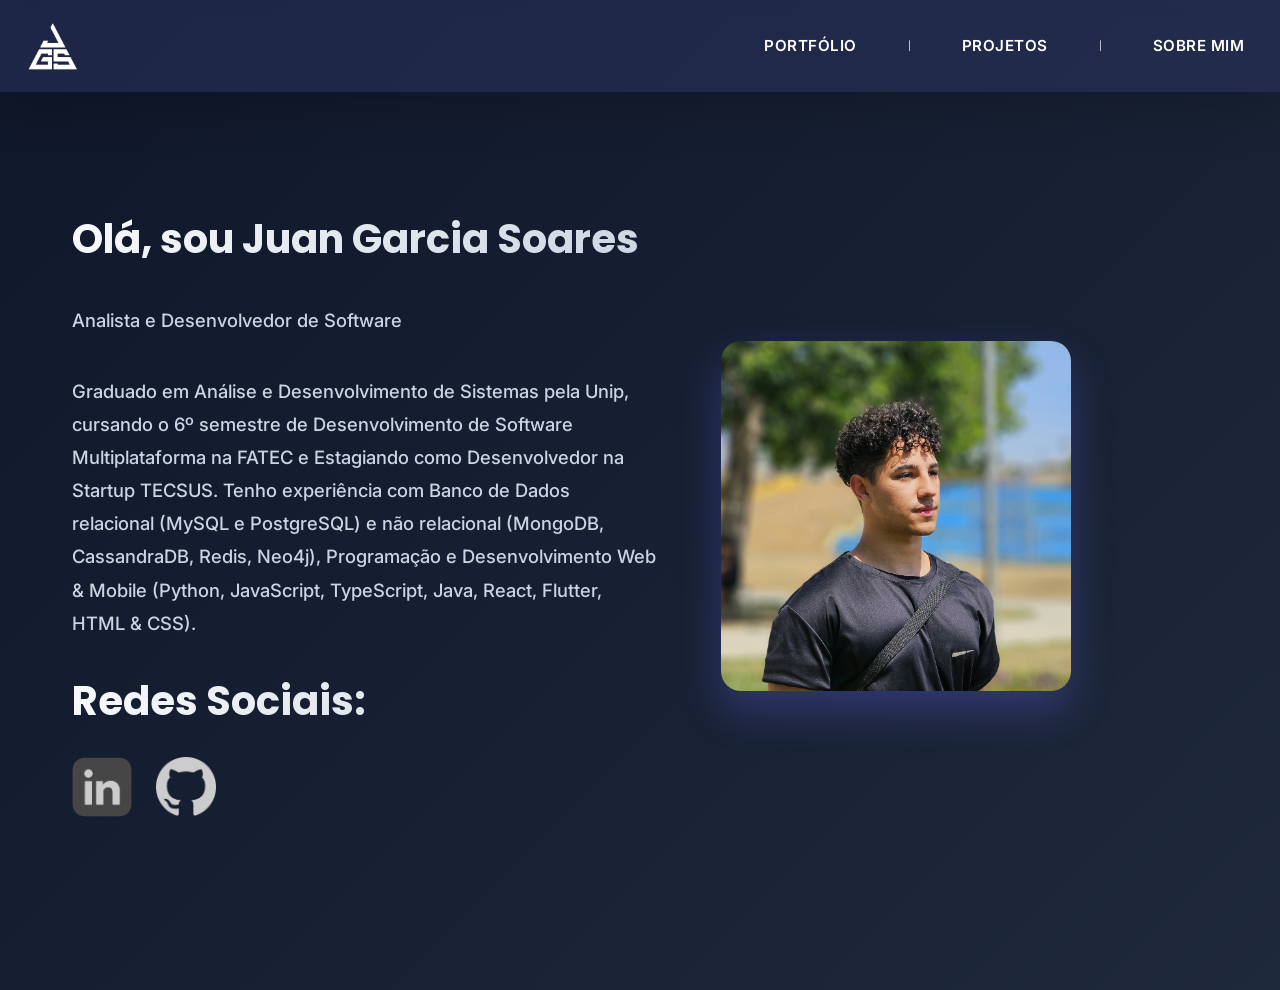
<file: docs/index.html>
<!DOCTYPE html>
<html lang="pt-BR">
<head>
    <meta charset="UTF-8">
    <meta name="viewport" content="width=device-width, initial-scale=1.0">
    <link href="https://cdn.jsdelivr.net/npm/bootstrap@5.3.2/dist/css/bootstrap.min.css" rel="stylesheet" integrity="sha384-T3c6CoIi6uLrA9TneNEoa7RxnatzjcDSCmG1MXxSR1GAsXEV/Dwwykc2MPK8M2HN" crossorigin="anonymous">
    <link rel="preconnect" href="https://fonts.googleapis.com">
    <link rel="preconnect" href="https://fonts.gstatic.com" crossorigin>
    <link href="https://fonts.googleapis.com/css2?family=Inter:wght@300;400;600;700&family=Poppins:wght@600;700;800&display=swap" rel="stylesheet">
    <link rel="stylesheet" href="css/style.css">
    <link rel="icon" href="images/logo.png" type="image/x-icon">
    <title>Portfólio - Juan Garcia</title>
</head>
<body style="color: rgb(255, 255, 255);">
    <header class="navbar">
        <nav class="navbar navbar-expand-lg fixed-top shadow-lg p-3 mb-5" data-bs-theme="dark" style="background-color: #2f376679">
            <div class="container-fluid">
                <a class="navbar-brand" href="index.html">
                    <img class="navbar__logo" src="images/logo.png" alt="logo">
                </a>
                <button class="navbar-toggler" type="button" data-bs-toggle="collapse" data-bs-target="#navbarNav" aria-controls="navbarNav" aria-expanded="false" aria-label="Toggle navigation">
                    <span class="navbar-toggler-icon"></span>
                </button>
              <div class="collapse navbar-collapse flex-row-reverse" id="navbarNav">
                <ul class="navbar-nav gap-3">
                  <li class="nav-item">
                    <a class="nav-link active text-white titulo_navbar" aria-current="page" href="index.html">PORTFÓLIO</a>
                  </li>
                  <div class="d-none d-lg-block d-flex m-auto" style="color: #FFF; font-size: 1vh; padding-left: 3vh; padding-right: 3vh;">|</div>
                  <li class="nav-item">
                    <a class="nav-link active text-white titulo_navbar" href="projetos.html">PROJETOS</a>
                  </li>
                  <div class="d-none d-lg-block d-flex m-auto" style="color: #FFF; font-size: 1vh; padding-left: 3vh; padding-right: 3vh;">|</div>
                  <li class="nav-item">
                    <a class="nav-link active text-white titulo_navbar" href="sobre_mim.html">SOBRE MIM</a>
                  </li>
                </ul>
              </div>
            </div>
          </nav>
    </header>
    <main>
        <div class="espaçohome"></div>
        <div class="center-container">
            <div class="min_width">
                <!-- Removido o card com borda/sombra, agora é um grid simples -->
                <div class="page_content1">
                    <div class="text_content">
                        <h1 class="texto1">Olá, sou Juan Garcia Soares</h1><br>
                        <h2 class="texto2">Analista e Desenvolvedor de Software</h2><br>
                        <h2 class="texto2">Graduado em Análise e Desenvolvimento de Sistemas pela Unip, cursando o 6º semestre de Desenvolvimento de Software Multiplataforma na FATEC e Estagiando como Desenvolvedor na Startup TECSUS. Tenho experiência com Banco de Dados relacional (MySQL e PostgreSQL) e não relacional (MongoDB, CassandraDB, Redis, Neo4j), Programação e Desenvolvimento Web & Mobile (Python, JavaScript, TypeScript, Java, React, Flutter, HTML & CSS).</h2><br>
                        <h1 class="texto1">Redes Sociais:</h1>
                        <div class="redes">
                            <a href="//www.linkedin.com/in/ojuansoares/" target="_blank"><img class="logo" src="images/linkedin.png" class="media-object img-responsive img-thumbnail" alt="linkedin logo"></a>
                            <a href="//github.com/ojuansoares" target="_blank"><img class="logo" src="images/github.png" class="media-object img-responsive img-thumbnail" alt="github logo"></a>
                        </div>
                    </div>
                    <img class="minha_foto" src="images/foto.png" alt="minha face">
                </div>
                <!-- </CHANGE> -->
            </div>
        </div>
    </main>
    <footer class="text-light py-3 texto2" style="margin-top: 30px">
      <div class="container text-center">
      </div>
    </footer>
    <script src="https://cdn.jsdelivr.net/npm/@popperjs/core@2.11.8/dist/umd/popper.min.js" integrity="sha384-I7E8VVD/ismYTF4hNIPjVp/Zjvgyol6VFvRkX/vR+Vc4jQkC+hVqc2pM8ODewa9r" crossorigin="anonymous"></script>
    <script src="https://cdn.jsdelivr.net/npm/bootstrap@5.3.2/dist/js/bootstrap.min.js" integrity="sha384-BBtl+eGJRgqQAUMxJ7pMwbEyER4l1g+O15P+16Ep7Q9Q+zqX6gSbd85u4mG4QzX+" crossorigin="anonymous"></script>
    
    </body>
</html>
</file>
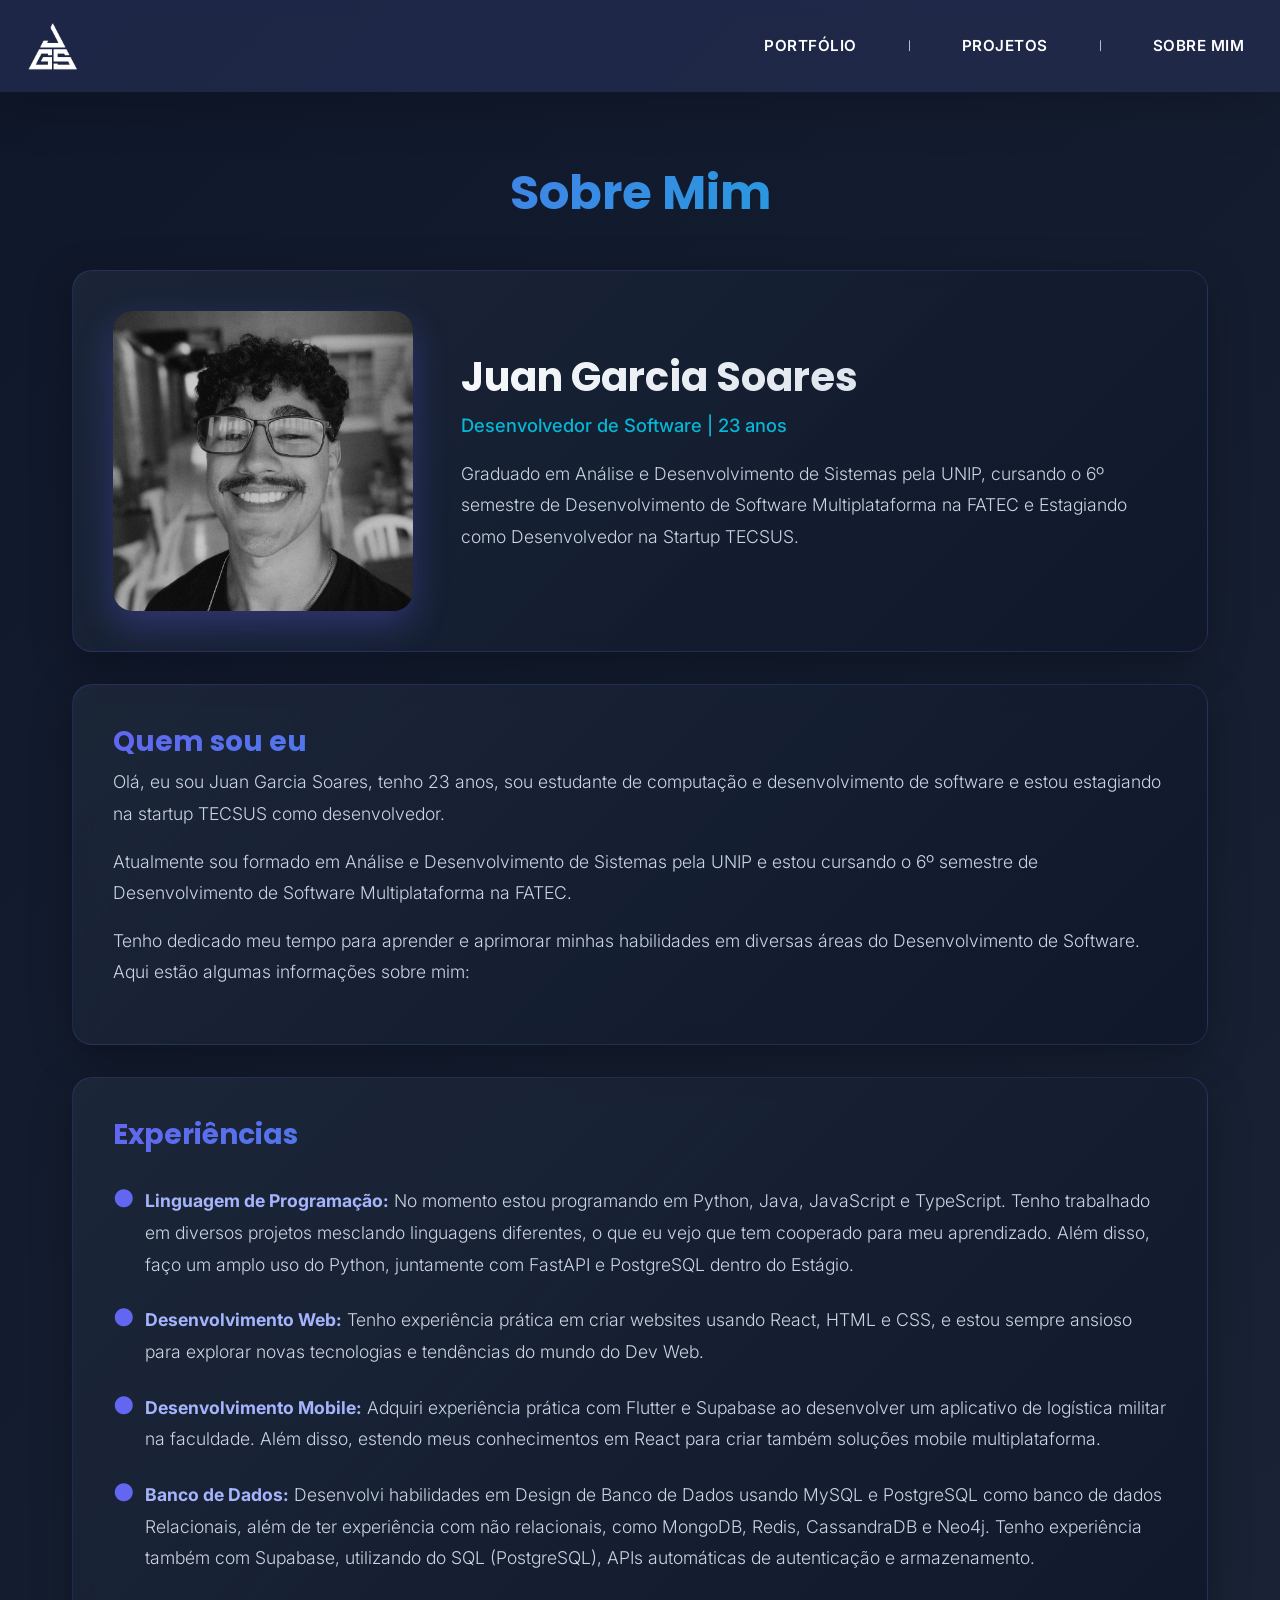
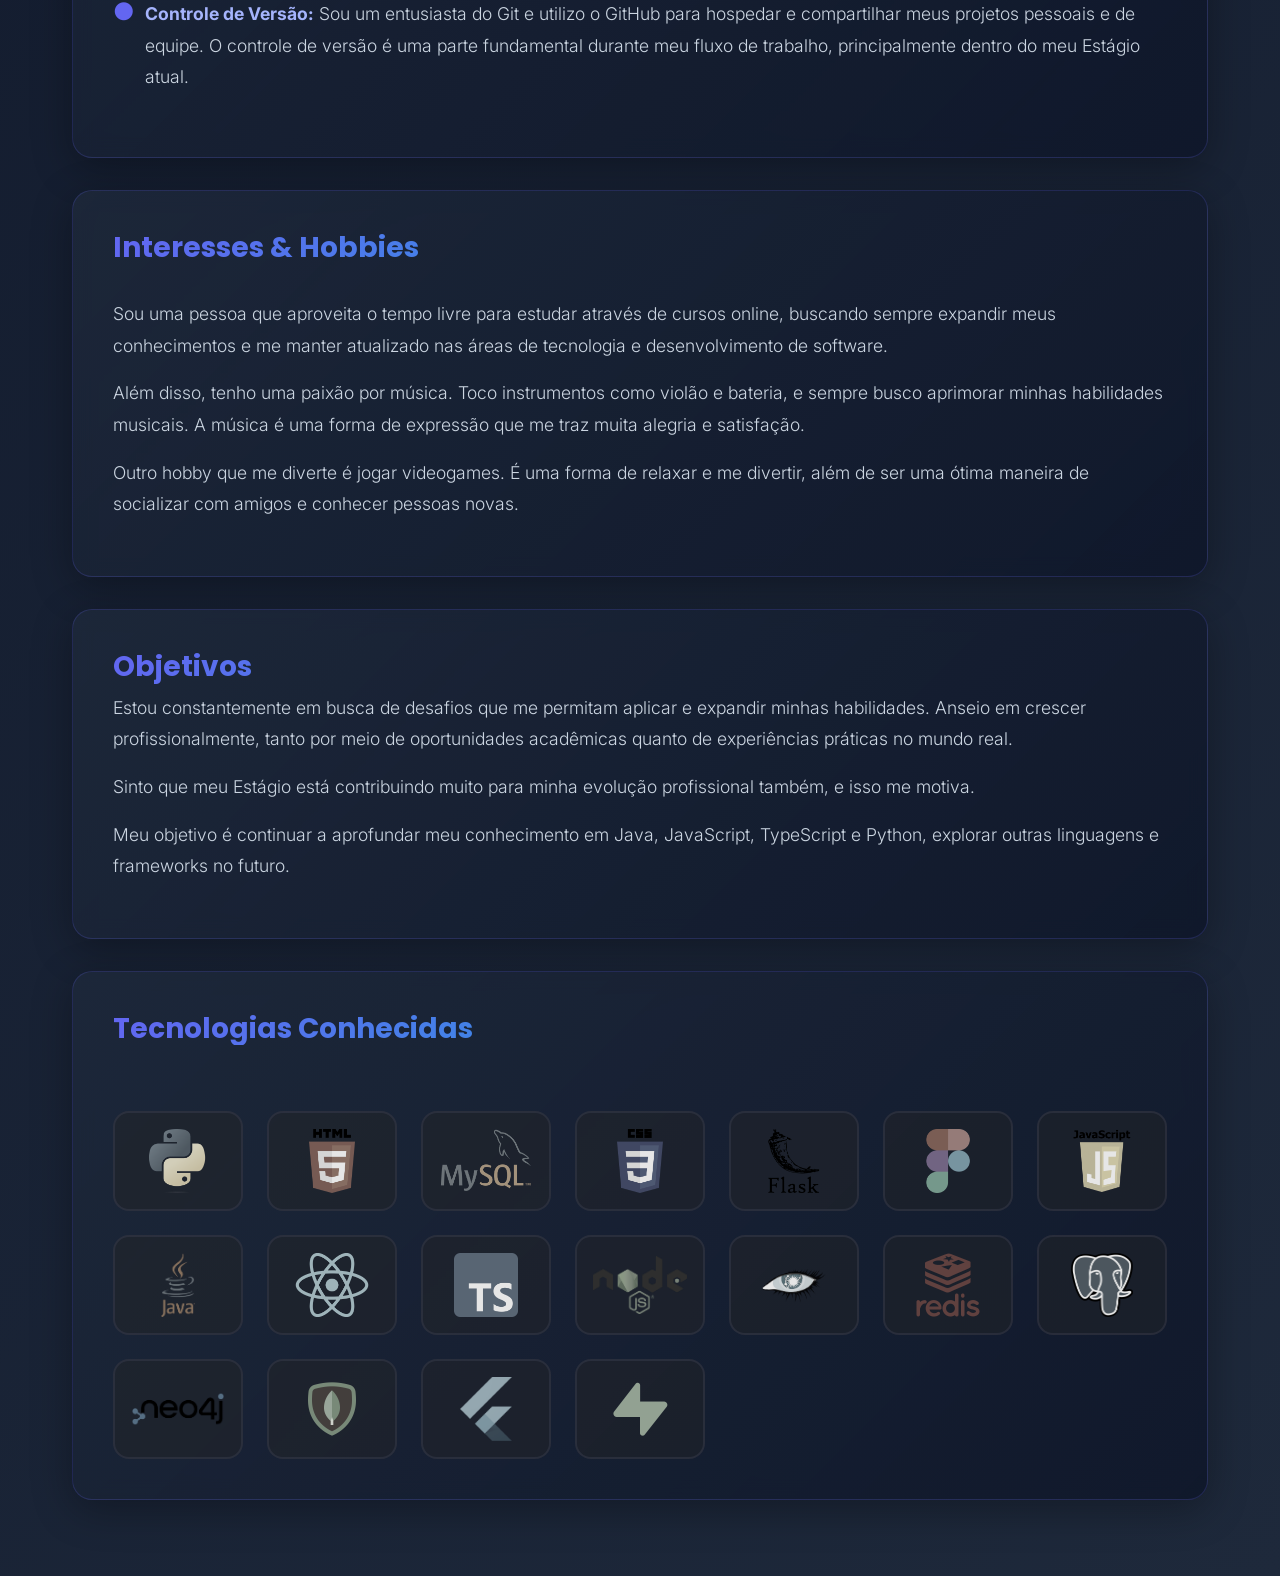
<file: docs/sobre_mim.html>
<!DOCTYPE html>
<html lang="pt-BR">
<head>
    <meta charset="UTF-8">
    <meta name="viewport" content="width=device-width, initial-scale=1.0">
    <link href="https://cdn.jsdelivr.net/npm/bootstrap@5.3.2/dist/css/bootstrap.min.css" rel="stylesheet" integrity="sha384-T3c6CoIi6uLrA9TneNEoa7RxnatzjcDSCmG1MXxSR1GAsXEV/Dwwykc2MPK8M2HN" crossorigin="anonymous">
    <link rel="preconnect" href="https://fonts.googleapis.com">
    <link rel="preconnect" href="https://fonts.gstatic.com" crossorigin>
    <link href="https://fonts.googleapis.com/css2?family=Inter:wght@300;400;600;700&family=Poppins:wght@600;700;800&display=swap" rel="stylesheet">
    <link rel="stylesheet" href="css/style.css">
    <link rel="icon" href="images/logo.png" type="image/x-icon">
    <title>Sobre Mim - Juan Garcia</title>
</head>
<body style="color: rgb(255, 255, 255);">
    <header class="navbar">
        <nav class="navbar navbar-expand-lg fixed-top shadow-lg p-3 mb-5" data-bs-theme="dark" style="background-color: #2f376679">
            <div class="container-fluid">
                <a class="navbar-brand" href="index.html">
                    <img class="navbar__logo" src="images/logo.png" alt="logo">
                </a>
                <button class="navbar-toggler" type="button" data-bs-toggle="collapse" data-bs-target="#navbarNav" aria-controls="navbarNav" aria-expanded="false" aria-label="Toggle navigation">
                    <span class="navbar-toggler-icon"></span>
                </button>
              <div class="collapse navbar-collapse flex-row-reverse" id="navbarNav">
                <ul class="navbar-nav gap-3">
                  <li class="nav-item">
                    <a class="nav-link active text-white titulo_navbar" aria-current="page" href="index.html">PORTFÓLIO</a>
                  </li>
                  <div class="d-none d-lg-block d-flex m-auto" style="color: #FFF; font-size: 1vh; padding-left: 3vh; padding-right: 3vh;">|</div>
                  <li class="nav-item">
                    <a class="nav-link active text-white titulo_navbar" href="projetos.html">PROJETOS</a>
                  </li>
                  <div class="d-none d-lg-block d-flex m-auto" style="color: #FFF; font-size: 1vh; padding-left: 3vh; padding-right: 3vh;">|</div>
                  <li class="nav-item">
                    <a class="nav-link active text-white titulo_navbar" href="sobre_mim.html">SOBRE MIM</a>
                  </li>
                </ul>
              </div>
            </div>
          </nav>
    </header>
    <main>
        <div class="espaçoproj"></div>
        <div class="min_width">
            <h1 class="titulo">Sobre Mim</h1>
        </div>

        <!-- Hero section with photo stays the same -->
        <div class="min_width">
            <div class="sobre-hero">
                <img class="sobre-hero-foto" src="images/foto4.jpeg" alt="Juan Garcia Soares">
                <div class="sobre-hero-content">
                    <h1 class="texto1">Juan Garcia Soares</h1>
                    <h2 class="texto2">Desenvolvedor de Software | 23 anos</h2>
                    <p class="texto_thin">Graduado em Análise e Desenvolvimento de Sistemas pela UNIP, cursando o 6º semestre de Desenvolvimento de Software Multiplataforma na FATEC e Estagiando como Desenvolvedor na Startup TECSUS.</p>
                </div>
            </div>
        </div>

        <!-- All content sections now properly wrapped in min_width containers -->
        <div class="min_width">
            <div class="proj_content2">
                <div>
                    <h1 class="texto1proj">Quem sou eu</h1>
                    <h2 class="texto_thin">Olá, eu sou Juan Garcia Soares, tenho 23 anos, sou estudante de computação e desenvolvimento de software e estou estagiando na startup TECSUS como desenvolvedor.</h2>
                    <h2 class="texto_thin">Atualmente sou formado em Análise e Desenvolvimento de Sistemas pela UNIP e estou cursando o 6º semestre de Desenvolvimento de Software Multiplataforma na FATEC.</h2>
                    <h2 class="texto_thin">Tenho dedicado meu tempo para aprender e aprimorar minhas habilidades em diversas áreas do Desenvolvimento de Software. Aqui estão algumas informações sobre mim:</h2>
                </div>
            </div>
        </div>

        <div class="min_width">
            <div class="proj_content2">
                <div>
                    <h1 class="texto1proj">Experiências</h1>
                    <br>
                    <ul>
                        <li>
                            <h2 class="texto_thin"><strong>Linguagem de Programação:</strong> No momento estou programando em Python, Java, JavaScript e TypeScript. Tenho trabalhado em diversos projetos mesclando linguagens diferentes, o que eu vejo que tem cooperado para meu aprendizado. Além disso, faço um amplo uso do Python, juntamente com FastAPI e PostgreSQL dentro do Estágio.</h2>
                        </li>
                        <li>
                            <h2 class="texto_thin"><strong>Desenvolvimento Web:</strong> Tenho experiência prática em criar websites usando React, HTML e CSS, e estou sempre ansioso para explorar novas tecnologias e tendências do mundo do Dev Web.</h2>
                        </li>
                        <li>
                            <h2 class="texto_thin">
                                <strong>Desenvolvimento Mobile:</strong> 
                                Adquiri experiência prática com Flutter e Supabase ao desenvolver um aplicativo de logística militar na faculdade. Além disso, estendo meus conhecimentos em React para criar também soluções mobile multiplataforma.
                            </h2>
                        </li>
                        <li>
                            <h2 class="texto_thin"><strong>Banco de Dados:</strong> Desenvolvi habilidades em Design de Banco de Dados usando MySQL e PostgreSQL como banco de dados Relacionais, além de ter experiência com não relacionais, como MongoDB, Redis, CassandraDB e Neo4j. Tenho experiência também com Supabase, utilizando do SQL (PostgreSQL), APIs automáticas de autenticação e armazenamento.</h2>
                        </li>
                        <li>
                            <h2 class="texto_thin"><strong>Controle de Versão:</strong> Sou um entusiasta do Git e utilizo o GitHub para hospedar e compartilhar meus projetos pessoais e de equipe. O controle de versão é uma parte fundamental durante meu fluxo de trabalho, principalmente dentro do meu Estágio atual.</h2>
                        </li>
                    </ul>
                </div>
            </div>
        </div>

        <div class="min_width">
            <div class="proj_content2">
                <div>
                    <h1 class="texto1proj">Interesses & Hobbies</h1>
                    <br>
                    <h2 class="texto_thin">Sou uma pessoa que aproveita o tempo livre para estudar através de cursos online, buscando sempre expandir meus conhecimentos e me manter atualizado nas áreas de tecnologia e desenvolvimento de software.</h2>
                    <h2 class="texto_thin">Além disso, tenho uma paixão por música. Toco instrumentos como violão e bateria, e sempre busco aprimorar minhas habilidades musicais. A música é uma forma de expressão que me traz muita alegria e satisfação.</h2>
                    <h2 class="texto_thin">Outro hobby que me diverte é jogar videogames. É uma forma de relaxar e me divertir, além de ser uma ótima maneira de socializar com amigos e conhecer pessoas novas.</h2>
                </div>
            </div>
        </div>

        <div class="min_width">
            <div class="proj_content2">
                <div>
                    <h1 class="texto1proj">Objetivos</h1>
                    <h2 class="texto_thin">Estou constantemente em busca de desafios que me permitam aplicar e expandir minhas habilidades. Anseio em crescer profissionalmente, tanto por meio de oportunidades acadêmicas quanto de experiências práticas no mundo real.</h2>
                    <h2 class="texto_thin">Sinto que meu Estágio está contribuindo muito para minha evolução profissional também, e isso me motiva.</h2>
                    <h2 class="texto_thin">Meu objetivo é continuar a aprofundar meu conhecimento em Java, JavaScript, TypeScript e Python, explorar outras linguagens e frameworks no futuro.</h2>
                </div>
            </div>
        </div>

        <div class="min_width">
            <div class="proj_content2">
                <div>
                    <h1 class="texto1proj">Tecnologias Conhecidas</h1>
                    <br>
                    <div class="tecs_list">
                        <img class="tecs" src="images/python.png" alt="python logo">
                        <img class="tecs" src="images/html.png" alt="html5 logo">
                        <img class="tecs" src="images/mysql.png" alt="mysql logo">
                        <img class="tecs" src="images/css3.png" alt="css3 logo">
                        <img class="tecs" src="images/flask.png" alt="flask logo">
                        <img class="tecs" src="images/Figma.png" alt="figma logo">
                        <img class="tecs" src="images/js.png" alt="javascript logo">
                        <img class="tecs" src="images/java.png" alt="java logo">
                        <img class="tecs" src="images/react.png" alt="react logo">
                        <img class="tecs" src="images/ts.png" alt="typescript logo">
                        <img class="tecs" src="images/nodejs.png" alt="node.js logo">
                        <img class="tecs" src="images/cassandra.png" alt="cassandra logo">
                        <img class="tecs" src="images/redis.png" alt="redis logo">
                        <img class="tecs" src="images/postgresql.png" alt="postgresql logo">
                        <img class="tecs" src="images/neo4j.png" alt="neo4j logo">
                        <img class="tecs" src="images/mongodb.png" alt="mongodb logo">
                        <img class="tecs" src="images/flutter.png" alt="flutter logo">
                        <img class="tecs" src="images/supabase.png" alt="supabase logo">
                    </div>
                </div>
            </div>
        </div>
    </main>
    <footer class="text-light py-3 texto2" style="margin-top: 30px">
      <div class="container text-center">
      </div>
    </footer>
    <script src="https://cdn.jsdelivr.net/npm/@popperjs/core@2.11.8/dist/umd/popper.min.js" integrity="sha384-I7E8VVD/ismYTF4hNIPjVp/Zjvgyol6VFvRkX/vR+Vc4jQkC+hVqc2pM8ODewa9r" crossorigin="anonymous"></script>
    <script src="https://cdn.jsdelivr.net/npm/bootstrap@5.3.2/dist/js/bootstrap.min.js" integrity="sha384-BBtl+eGJRgqQAUMxJ7pMwbEyER4l1g+O15P+16Ep7Q9Q+zqX6gSbd85u4mG4QzX+" crossorigin="anonymous"></script>
    
    </body>
</html>
</file>
<file: docs/css/style.css>
/* Reset e Base */
* {
  margin: 0;
  padding: 0;
  box-sizing: border-box;
}

body {
  font-family: "Inter", -apple-system, BlinkMacSystemFont, "Segoe UI", sans-serif;
  background: linear-gradient(135deg, #0f172a 0%, #1e293b 100%);
  color: #f8fafc;
  line-height: 1.6;
  overflow-x: hidden;
}

/* Navbar */
.navbar {
  backdrop-filter: blur(10px);
  -webkit-backdrop-filter: blur(10px);
  transition: all 0.3s ease;
  z-index: 1050 !important;
}

.navbar__logo {
  width: 50px;
  height: 50px;
  transition: transform 0.3s ease;
}

.navbar__logo:hover {
  transform: scale(1.1);
}

.titulo_navbar {
  font-weight: 600;
  font-size: 0.95rem;
  letter-spacing: 0.5px;
  position: relative;
  transition: color 0.3s ease;
}

.titulo_navbar::after {
  content: "";
  position: absolute;
  width: 0;
  height: 2px;
  bottom: -5px;
  left: 0;
  background: linear-gradient(90deg, #6366f1, #06b6d4);
  transition: width 0.3s ease;
}

.titulo_navbar:hover::after {
  width: 100%;
}

/* Espaçamentos */
.espaçohome {
  height: 100px;
}

.espaçoproj {
  height: 100px;
}

.min_width {
  max-width: 1200px;
  margin: 0 auto;
  padding: 0 2rem;
}

/* Títulos */
.titulo {
  font-family: "Poppins", sans-serif;
  font-size: 3rem;
  font-weight: 700;
  text-align: center;
  margin: 3rem 0;
  background: linear-gradient(135deg, #6366f1, #06b6d4);
  -webkit-background-clip: text;
  -webkit-text-fill-color: transparent;
  background-clip: text;
  animation: fadeInUp 0.8s ease-out;
}

.texto1 {
  font-family: "Poppins", sans-serif;
  font-size: 2.5rem;
  font-weight: 700;
  background: linear-gradient(135deg, #f8fafc, #cbd5e1);
  -webkit-background-clip: text;
  -webkit-text-fill-color: transparent;
  background-clip: text;
  margin-bottom: 1rem;
}

.texto1proj {
  font-family: "Poppins", sans-serif;
  font-size: 1.75rem;
  font-weight: 700;
  background: linear-gradient(135deg, #6366f1, #06b6d4);
  -webkit-background-clip: text;
  -webkit-text-fill-color: transparent;
  background-clip: text;
  margin-bottom: 1.rem;
}

.texto2 {
  font-size: 1.15rem;
  color: #cbd5e1;
  line-height: 1.8;
  margin-bottom: 0.75rem;
}

.texto_thin {
  font-size: 1.1rem;
  color: #cbd5e1;
  line-height: 1.8;
  font-weight: 300;
  margin-bottom: 1rem;
}

/* Home - Portfolio */
.center-container {
  display: flex;
  justify-content: center;
  align-items: center;
  min-height: calc(100vh - 100px);
  padding: 2rem 0;
  animation: fadeIn 1s ease-out;
}

/* Removido background, sombra e padding do card principal */
.page_content1 {
  display: grid;
  grid-template-columns: 1.2fr 1fr;
  gap: 4rem;
  align-items: center;
  animation: slideInUp 0.8s ease-out;
}

.minha_foto {
  width: 100%;
  max-width: 350px;
  border-radius: 20px;
  box-shadow: 0 20px 40px rgba(99, 102, 241, 0.3);
  transition: transform 0.3s ease;
  animation: float 3s ease-in-out infinite;
  position: relative;
  z-index: 1;
}

.minha_foto:hover {
  transform: scale(1.05) !important;
}

.redes {
  display: flex;
  gap: 1.5rem;
  margin-top: 2rem;
}

.logo {
  width: 60px;
  height: 60px;
  transition: all 0.3s ease;
  filter: grayscale(100%) brightness(0.8);
  border-radius: 12px;
}

.logo:hover {
  filter: grayscale(0%) brightness(1);
  transform: translateY(-5px);
  box-shadow: 0 10px 25px rgba(99, 102, 241, 0.4);
}

/* Projetos - Cards compactos em grid */
.projetos-grid {
  display: grid;
  grid-template-columns: repeat(auto-fit, minmax(500px, 1fr));
  gap: 2rem;
  margin-bottom: 3rem;
}

.proj_content {
  background: linear-gradient(135deg, rgba(30, 41, 59, 0.8), rgba(15, 23, 42, 0.9));
  backdrop-filter: blur(10px);
  border-radius: 20px;
  padding: 2rem;
  box-shadow: 0 10px 40px rgba(0, 0, 0, 0.3);
  border: 1px solid rgba(99, 102, 241, 0.2);
  transition: all 0.4s ease;
  animation: fadeInUp 0.6s ease-out;
}

.proj_content:hover {
  transform: translateY(-8px);
  box-shadow: 0 20px 60px rgba(99, 102, 241, 0.4);
  border-color: rgba(99, 102, 241, 0.5);
}

.img_proj {
  width: 100%;
  object-fit: cover;
  border-radius: 8px;
  transition: transform 0.3s ease;
  display: block;
  margin-bottom: 1.5rem;
}

.card-galeria {
  display: flex;
  gap: 0.5rem;
  margin-bottom: 1.5rem;
}

.card-galeria-item {
  flex: 1;
  max-height: 250px;
  overflow: hidden;
  border-radius: 8px;
  background: rgba(15, 23, 42, 0.4);
}

.card-galeria-item .img_proj {
  height: 100%;
  object-fit: cover;
  object-position: top;
  margin-bottom: 0;
}

.proj_content:hover .card-galeria-item .img_proj {
  transform: scale(1.03);
}

.proj_content ul {
  list-style: none;
  padding: 0;
}

.proj_content ul li {
  margin-bottom: 1rem;
  padding-left: 1.5rem;
  position: relative;
}

.proj_content ul li::before {
  content: "▸";
  position: absolute;
  left: 0;
  color: #6366f1;
  font-weight: bold;
}

.proj_content a {
  color: #06b6d4;
  text-decoration: none;
  transition: color 0.3s ease;
}

.proj_content a:hover {
  color: #6366f1;
  text-decoration: underline;
}

/* Sobre Mim - Cards */
.proj_content2 {
  background: linear-gradient(135deg, rgba(30, 41, 59, 0.8), rgba(15, 23, 42, 0.9));
  backdrop-filter: blur(10px);
  border-radius: 20px;
  padding: 2.5rem;
  margin-bottom: 2rem;
  box-shadow: 0 10px 40px rgba(0, 0, 0, 0.3);
  border: 1px solid rgba(99, 102, 241, 0.2);
  transition: all 0.4s ease;
  animation: fadeInUp 0.6s ease-out;
}

.proj_content2:hover {
  transform: translateY(-5px);
  box-shadow: 0 15px 50px rgba(99, 102, 241, 0.3);
}

.proj_content2 ul {
  list-style: none;
  padding: 0;
}

.proj_content2 ul li {
  margin-bottom: 1.5rem;
  padding-left: 2rem;
  position: relative;
}

.proj_content2 ul li strong {
  color: #a5b4fc;
  font-weight: 700;
}

.proj_content2 ul li::before {
  content: "●";
  position: absolute;
  left: 0;
  color: #6366f1;
  font-size: 1.5rem;
  line-height: 1.2;
}

/* Tecnologias - Grid organizado com cards */
.tecs_list {
  display: grid;
  grid-template-columns: repeat(auto-fit, minmax(120px, 1fr));
  gap: 1.5rem;
  margin-top: 2rem;
}

.tecs {
  width: 100%;
  height: 100px;
  object-fit: contain;
  padding: 1rem;
  background: rgba(30, 41, 59, 0.5);
  border-radius: 16px;
  border: 2px solid rgba(99, 102, 241, 0.2);
  transition: all 0.3s ease;
  filter: grayscale(80%) brightness(0.9);
}

.tecs:hover {
  transform: translateY(-8px) scale(1.05);
  filter: grayscale(0%) brightness(1);
  border-color: rgba(99, 102, 241, 0.6);
  box-shadow: 0 15px 35px rgba(99, 102, 241, 0.4);
  background: rgba(99, 102, 241, 0.1);
}

/* Hero section for Sobre Mim page */
.sobre-hero {
  display: grid;
  grid-template-columns: 300px 1fr;
  gap: 3rem;
  align-items: center;
  background: linear-gradient(135deg, rgba(30, 41, 59, 0.8), rgba(15, 23, 42, 0.9));
  backdrop-filter: blur(10px);
  border-radius: 20px;
  padding: 2.5rem;
  margin-bottom: 2rem;
  box-shadow: 0 10px 40px rgba(0, 0, 0, 0.3);
  border: 1px solid rgba(99, 102, 241, 0.2);
  animation: fadeInUp 0.6s ease-out;
}

.sobre-hero-foto {
  width: 100%;
  max-width: 300px;
  border-radius: 20px;
  box-shadow: 0 15px 35px rgba(99, 102, 241, 0.3);
}

.sobre-hero-content h1 {
  margin-bottom: 0.5rem;
}

.sobre-hero-content h2 {
  color: #06b6d4;
  margin-bottom: 1rem;
}

/* Compact preview cards for academic projects */
.projetos-preview-grid {
  display: grid;
  grid-template-columns: repeat(auto-fill, minmax(320px, 1fr));
  gap: 2rem;
  margin-bottom: 3rem;
}

.projeto-card {
  background: linear-gradient(135deg, rgba(30, 41, 59, 0.8), rgba(15, 23, 42, 0.9));
  backdrop-filter: blur(10px);
  border-radius: 20px;
  overflow: hidden;
  box-shadow: 0 10px 40px rgba(0, 0, 0, 0.3);
  border: 1px solid rgba(99, 102, 241, 0.2);
  transition: all 0.4s ease;
  cursor: pointer;
  animation: fadeInUp 0.6s ease-out;
}

.projeto-card:hover {
  transform: translateY(-8px);
  box-shadow: 0 20px 60px rgba(99, 102, 241, 0.4);
  border-color: rgba(99, 102, 241, 0.5);
}

.projeto-card-image {
  width: 100%;
  height: 200px;
  overflow: hidden;
}

.projeto-card-image img {
  width: 100%;
  height: 100%;
  object-fit: cover;
  transition: transform 0.4s ease;
}

.projeto-card:hover .projeto-card-image img {
  transform: scale(1.1);
}

.projeto-card-content {
  padding: 1.5rem;
}

.projeto-card-semestre {
  font-size: 0.9rem;
  color: #06b6d4;
  font-weight: 600;
  text-transform: uppercase;
  letter-spacing: 1px;
  margin-bottom: 0.5rem;
}

.projeto-card-title {
  font-size: 1.3rem;
  font-weight: 700;
  color: #f8fafc;
  margin-bottom: 0.75rem;
  line-height: 1.3;
}

.projeto-card-cta {
  font-size: 0.95rem;
  color: #6366f1;
  font-weight: 600;
  margin: 0;
}

/* Modal styles */
.project-modal {
  display: none;
  position: fixed;
  z-index: 2000;
  left: 0;
  top: 0;
  width: 100%;
  height: 100%;
  background-color: rgba(0, 0, 0, 0.85);
  backdrop-filter: blur(8px);
  animation: fadeIn 0.3s ease;
}

.project-modal-content {
  background: linear-gradient(135deg, rgba(30, 41, 59, 0.95), rgba(15, 23, 42, 0.98));
  margin: 3% auto;
  padding: 0;
  border: 2px solid rgba(99, 102, 241, 0.3);
  border-radius: 20px;
  width: 90%;
  max-width: 900px;
  max-height: 85vh;
  overflow-y: auto;
  box-shadow: 0 25px 80px rgba(0, 0, 0, 0.5);
  animation: slideInUp 0.4s ease;
  position: relative;
}

.project-modal-close {
  position: sticky;
  top: 0;
  right: 0;
  float: right;
  font-size: 2.5rem;
  font-weight: 300;
  color: #f8fafc;
  cursor: pointer;
  z-index: 10;
  padding: 1rem 1.5rem;
  line-height: 1;
  transition: all 0.3s ease;
}

.project-modal-close:hover {
  color: #6366f1;
  transform: scale(1.1);
}

.project-modal-body {
  padding: 2rem;
  padding-top: 0;
}

.project-modal-image {
  width: 100%;
  max-height: 300px;
  object-fit: cover;
  border-radius: 12px;
  margin-bottom: 2rem;
}

.modal-galeria {
  display: flex;
  justify-content: center;
  gap: 1rem;
  margin-bottom: 2rem;
}

.galeria-item {
  flex: 1;
  max-width: 200px;
}

.galeria-img {
  width: 100%;
  height: auto;
  border-radius: 10px;
  border: 1px solid rgba(99, 102, 241, 0.2);
  box-shadow: 0 4px 15px rgba(0, 0, 0, 0.3);
  transition: transform 0.3s ease;
}

.galeria-img:hover {
  transform: scale(1.05);
}

.project-modal-title {
  font-size: 2rem;
  font-weight: 700;
  background: linear-gradient(135deg, #6366f1, #06b6d4);
  -webkit-background-clip: text;
  -webkit-text-fill-color: transparent;
  background-clip: text;
  margin-bottom: 2rem;
}

.project-modal-details {
  display: flex;
  flex-direction: column;
  gap: 1.5rem;
}

.project-modal-section h3 {
  color: #06b6d4;
  font-size: 1.2rem;
  font-weight: 600;
  margin-bottom: 0.5rem;
}

.project-modal-section p {
  color: #cbd5e1;
  line-height: 1.8;
  font-size: 1.05rem;
}

.project-modal-link {
  display: inline-block;
  background: linear-gradient(135deg, #6366f1, #06b6d4);
  color: white;
  padding: 0.75rem 2rem;
  border-radius: 12px;
  text-decoration: none;
  font-weight: 600;
  transition: all 0.3s ease;
  margin-top: 1rem;
}

.project-modal-link:hover {
  transform: translateY(-2px);
  box-shadow: 0 10px 30px rgba(99, 102, 241, 0.5);
}

/* Animações */
@keyframes fadeIn {
  from {
    opacity: 0;
  }
  to {
    opacity: 1;
  }
}

@keyframes fadeInUp {
  from {
    opacity: 0;
    transform: translateY(30px);
  }
  to {
    opacity: 1;
    transform: translateY(0);
  }
}

@keyframes slideInUp {
  from {
    opacity: 0;
    transform: translateY(50px);
  }
  to {
    opacity: 1;
    transform: translateY(0);
  }
}

@keyframes float {
  0%,
  100% {
    transform: translateY(0px);
  }
  50% {
    transform: translateY(-10px);
  }
}

/* Responsividade */
@media (max-width: 968px) {
  .page_content1 {
    grid-template-columns: 1fr;
    text-align: center;
  }

  .minha_foto {
    order: -1;
    margin: 0 auto;
  }

  .redes {
    justify-content: center;
  }

  .titulo {
    font-size: 2.5rem;
  }

  .texto1 {
    font-size: 2rem;
  }

  .projetos-grid {
    grid-template-columns: 1fr;
  }

  .tecs_list {
    grid-template-columns: repeat(auto-fit, minmax(90px, 1fr));
    gap: 1rem;
  }

  .tecs {
    height: 80px;
    padding: 0.75rem;
  }

  .sobre-hero {
    grid-template-columns: 1fr;
    text-align: center;
  }

  .sobre-hero-foto {
    margin: 0 auto;
  }

  .projetos-preview-grid {
    grid-template-columns: 1fr;
  }

  .project-modal-content {
    width: 95%;
    margin: 5% auto;
  }
}

@media (max-width: 576px) {
  .min_width {
    padding: 0 1rem;
  }

  .titulo {
    font-size: 2rem;
  }

  .texto1 {
    font-size: 1.5rem;
  }

  .texto1proj {
    font-size: 1.4rem;
  }

  .texto2,
  .texto_thin {
    font-size: 1rem;
  }

  .page_content1,
  .proj_content,
  .proj_content2 {
    padding: 1.5rem;
  }

  .project-modal-body {
    padding: 1.5rem;
  }

  .project-modal-title {
    font-size: 1.5rem;
  }

  .project-modal-close {
    font-size: 2rem;
    padding: 0.75rem 1rem;
  }
}
</file>
